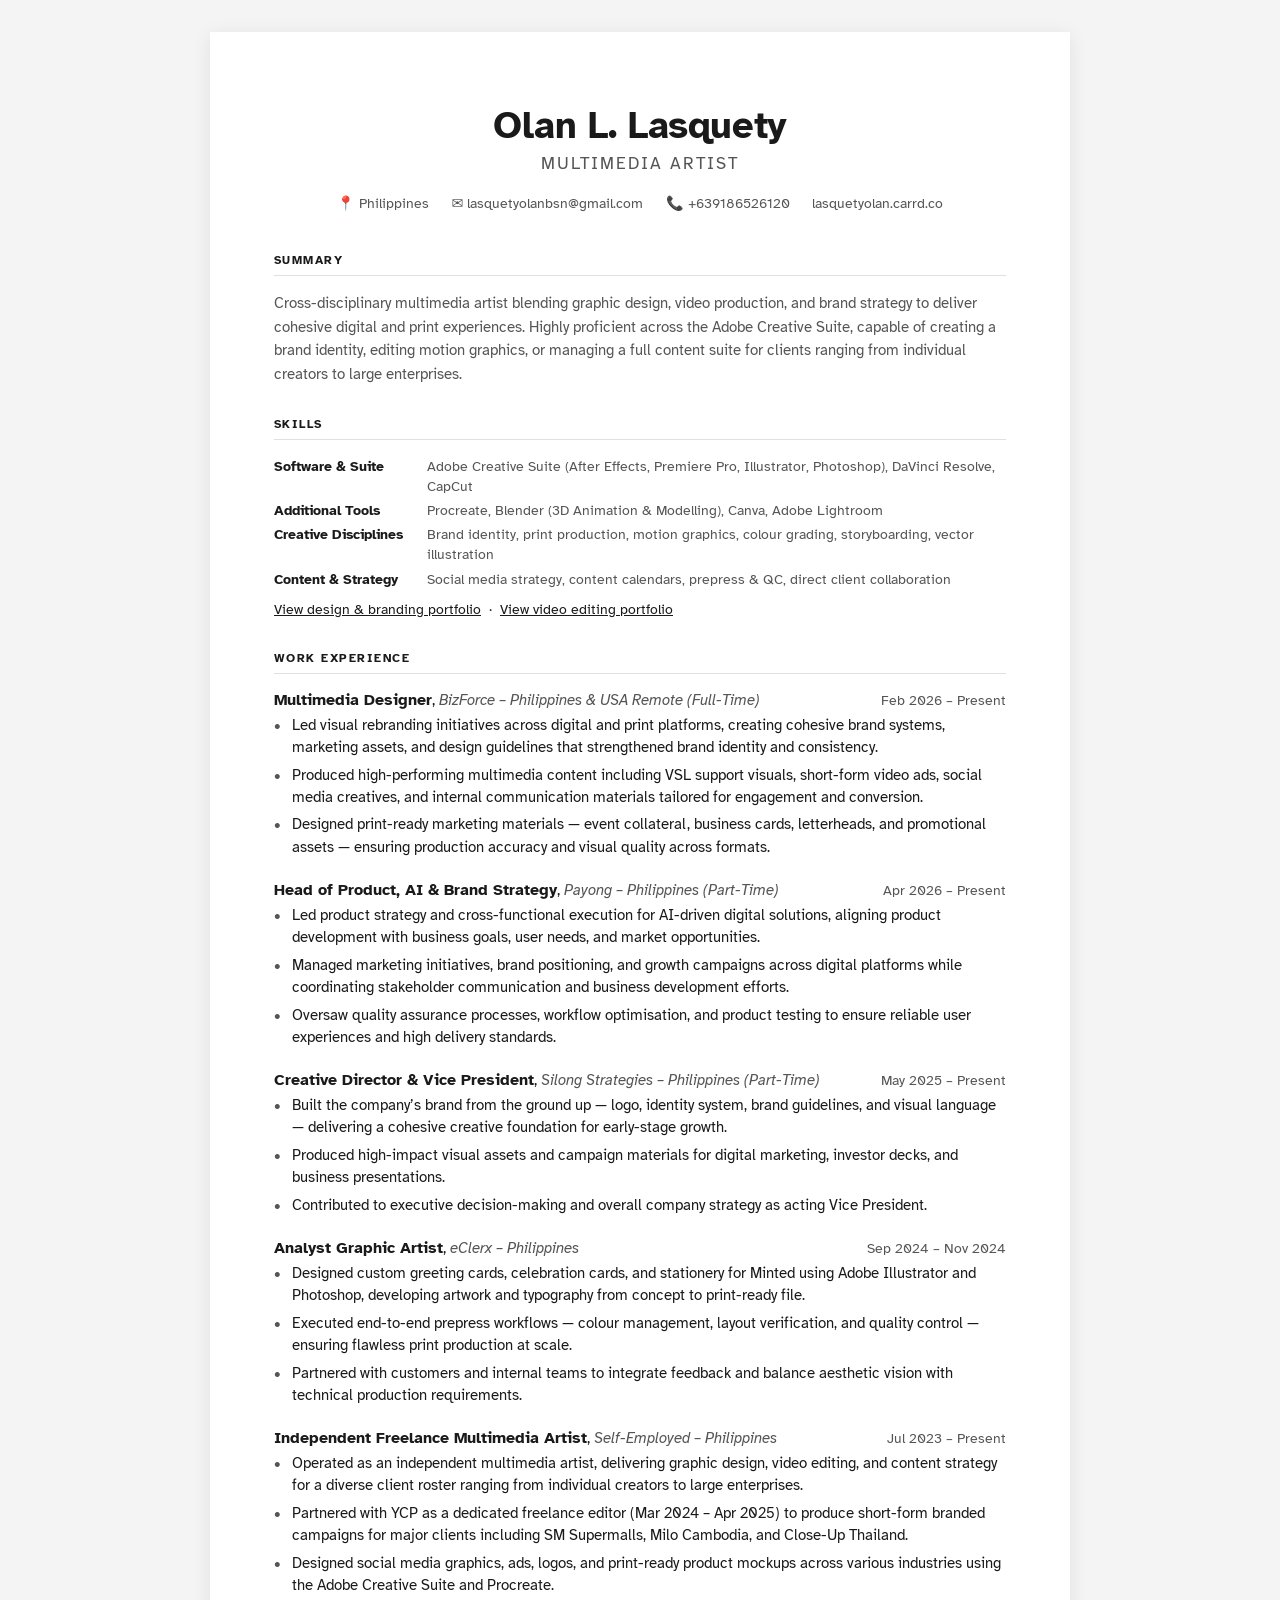
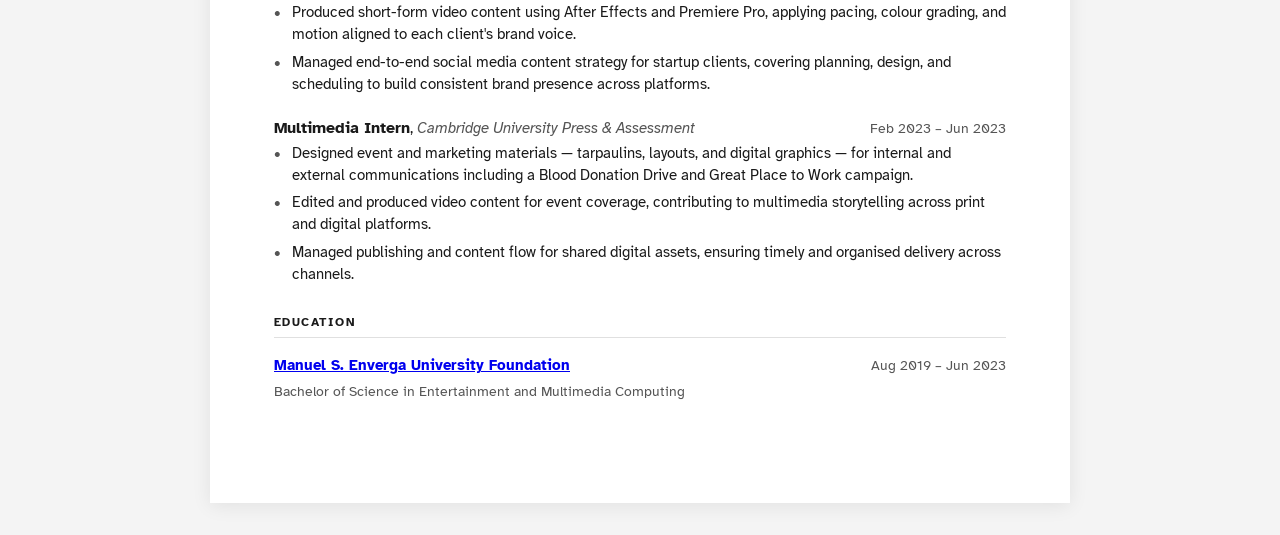
<file: index.html>
<!DOCTYPE html>
<html lang="en">
<head>
  <meta charset="UTF-8">
  <meta name="viewport" content="width=device-width, initial-scale=1.0">
  <title>Olan L. Lasquety &#8211; Multimedia Artist</title>
  <meta name="description" content="Resume of Olan L. Lasquety, Multimedia Artist specialising in graphic design, video production, and brand content.">
  <meta name="robots" content="noindex, nofollow">
  <link rel="preconnect" href="https://fonts.googleapis.com">
  <link rel="preconnect" href="https://fonts.gstatic.com" crossorigin>
  <link rel="stylesheet" href="styles.css">
</head>
<body>
<div class="sheet">

  <header>
    <h1>Olan L. Lasquety</h1>
    <p class="role">Multimedia Artist</p>
    <ul class="contact">
      <li>&#128205; Philippines</li>
      <li>&#9993; <a href="mailto:lasquetyolanbsn@gmail.com">lasquetyolanbsn@gmail.com</a></li>
      <li>&#128222; <a href="tel:+639186526120">+639186526120</a></li>
      <li><a href="https://lasquetyolan.carrd.co">lasquetyolan.carrd.co</a></li>
    </ul>
  </header>

  <section>
    <h2>Summary</h2>
    <p class="summary">Cross-disciplinary multimedia artist blending graphic design, video production, and brand strategy to deliver cohesive digital and print experiences. Highly proficient across the Adobe Creative Suite, capable of creating a brand identity, editing motion graphics, or managing a full content suite for clients ranging from individual creators to large enterprises.</p>
  </section>

  <section>
    <h2>Skills</h2>
    <dl class="skill-grid">
      <dt>Software &amp; Suite</dt>  <dd>Adobe Creative Suite (After Effects, Premiere Pro, Illustrator, Photoshop), DaVinci Resolve, CapCut</dd>
      <dt>Additional Tools</dt>  <dd>Procreate, Blender (3D Animation &amp; Modelling), Canva, Adobe Lightroom</dd>
      <dt>Creative Disciplines</dt><dd>Brand identity, print production, motion graphics, colour grading, storyboarding, vector illustration</dd>
      <dt>Content &amp; Strategy</dt><dd>Social media strategy, content calendars, prepress &amp; QC, direct client collaboration</dd>
    </dl>
    <p class="portfolio-link">
      <a href="https://lasquetyolan.carrd.co/#design">View design &amp; branding portfolio</a>
      &nbsp;&middot;&nbsp;
      <a href="https://lasquetyolan.carrd.co/#video">View video editing portfolio</a>
    </p>
  </section>

  <section>
    <h2>Work Experience</h2>

    <div class="job">
      <div class="job-header">
        <span><span class="job-title">Multimedia Designer</span>, <span class="job-company">BizForce &#8211; Philippines &amp; USA Remote (Full-Time)</span></span>
        <span class="job-date">Feb 2026 &#8211; Present</span>
      </div>
      <ul class="job-list">
        <li>Led visual rebranding initiatives across digital and print platforms, creating cohesive brand systems, marketing assets, and design guidelines that strengthened brand identity and consistency.</li>
        <li>Produced high-performing multimedia content including VSL support visuals, short-form video ads, social media creatives, and internal communication materials tailored for engagement and conversion.</li>
        <li>Designed print-ready marketing materials &#8212; event collateral, business cards, letterheads, and promotional assets &#8212; ensuring production accuracy and visual quality across formats.</li>
      </ul>
    </div>

    <div class="job">
      <div class="job-header">
        <span><span class="job-title">Head of Product, AI &amp; Brand Strategy</span>, <span class="job-company">Payong &#8211; Philippines (Part-Time)</span></span>
        <span class="job-date">Apr 2026 &#8211; Present</span>
      </div>
      <ul class="job-list">
        <li>Led product strategy and cross-functional execution for AI-driven digital solutions, aligning product development with business goals, user needs, and market opportunities.</li>
        <li>Managed marketing initiatives, brand positioning, and growth campaigns across digital platforms while coordinating stakeholder communication and business development efforts.</li>
        <li>Oversaw quality assurance processes, workflow optimisation, and product testing to ensure reliable user experiences and high delivery standards.</li>
      </ul>
    </div>

    <div class="job">
      <div class="job-header">
        <span><span class="job-title">Creative Director &amp; Vice President</span>, <span class="job-company">Silong Strategies &#8211; Philippines (Part-Time)</span></span>
        <span class="job-date">May 2025 &#8211; Present</span>
      </div>
      <ul class="job-list">
        <li>Built the company&#8217;s brand from the ground up &#8212; logo, identity system, brand guidelines, and visual language &#8212; delivering a cohesive creative foundation for early-stage growth.</li>
        <li>Produced high-impact visual assets and campaign materials for digital marketing, investor decks, and business presentations.</li>
        <li>Contributed to executive decision-making and overall company strategy as acting Vice President.</li>
      </ul>
    </div>

    <div class="job">
      <div class="job-header">
        <span><span class="job-title">Analyst Graphic Artist</span>, <span class="job-company">eClerx &#8211; Philippines</span></span>
        <span class="job-date">Sep 2024 &#8211; Nov 2024</span>
      </div>
      <ul class="job-list">
        <li>Designed custom greeting cards, celebration cards, and stationery for Minted using Adobe Illustrator and Photoshop, developing artwork and typography from concept to print-ready file.</li>
        <li>Executed end-to-end prepress workflows &#8212; colour management, layout verification, and quality control &#8212; ensuring flawless print production at scale.</li>
        <li>Partnered with customers and internal teams to integrate feedback and balance aesthetic vision with technical production requirements.</li>
      </ul>
    </div>

    <div class="job">
      <div class="job-header">
        <span><span class="job-title">Independent Freelance Multimedia Artist</span>, <span class="job-company">Self-Employed &#8211; Philippines</span></span>
        <span class="job-date">Jul 2023 &#8211; Present</span>
      </div>
      <ul class="job-list">
        <li>Operated as an independent multimedia artist, delivering graphic design, video editing, and content strategy for a diverse client roster ranging from individual creators to large enterprises.</li>
        <li>Partnered with YCP as a dedicated freelance editor (Mar 2024 &#8211; Apr 2025) to produce short-form branded campaigns for major clients including SM Supermalls, Milo Cambodia, and Close-Up Thailand.</li>
        <li>Designed social media graphics, ads, logos, and print-ready product mockups across various industries using the Adobe Creative Suite and Procreate.</li>
        <li>Produced short-form video content using After Effects and Premiere Pro, applying pacing, colour grading, and motion aligned to each client's brand voice.</li>
        <li>Managed end-to-end social media content strategy for startup clients, covering planning, design, and scheduling to build consistent brand presence across platforms.</li>
      </ul>
    </div>

    <div class="job">
      <div class="job-header">
        <span><span class="job-title">Multimedia Intern</span>, <span class="job-company">Cambridge University Press &amp; Assessment</span></span>
        <span class="job-date">Feb 2023 &#8211; Jun 2023</span>
      </div>
      <ul class="job-list">
        <li>Designed event and marketing materials &#8212; tarpaulins, layouts, and digital graphics &#8212; for internal and external communications including a Blood Donation Drive and Great Place to Work campaign.</li>
        <li>Edited and produced video content for event coverage, contributing to multimedia storytelling across print and digital platforms.</li>
        <li>Managed publishing and content flow for shared digital assets, ensuring timely and organised delivery across channels.</li>
      </ul>
    </div>

  </section>

  <section>
    <h2>Education</h2>
    <div class="edu-header">
      <span class="edu-school"><a href="https://mseuf.edu.ph">Manuel S. Enverga University Foundation</a></span>
      <span class="edu-date">Aug 2019 &#8211; Jun 2023</span>
    </div>
    <p class="edu-degree">Bachelor of Science in Entertainment and Multimedia Computing</p>
  </section>

</div>
</body>
</html>
</file>
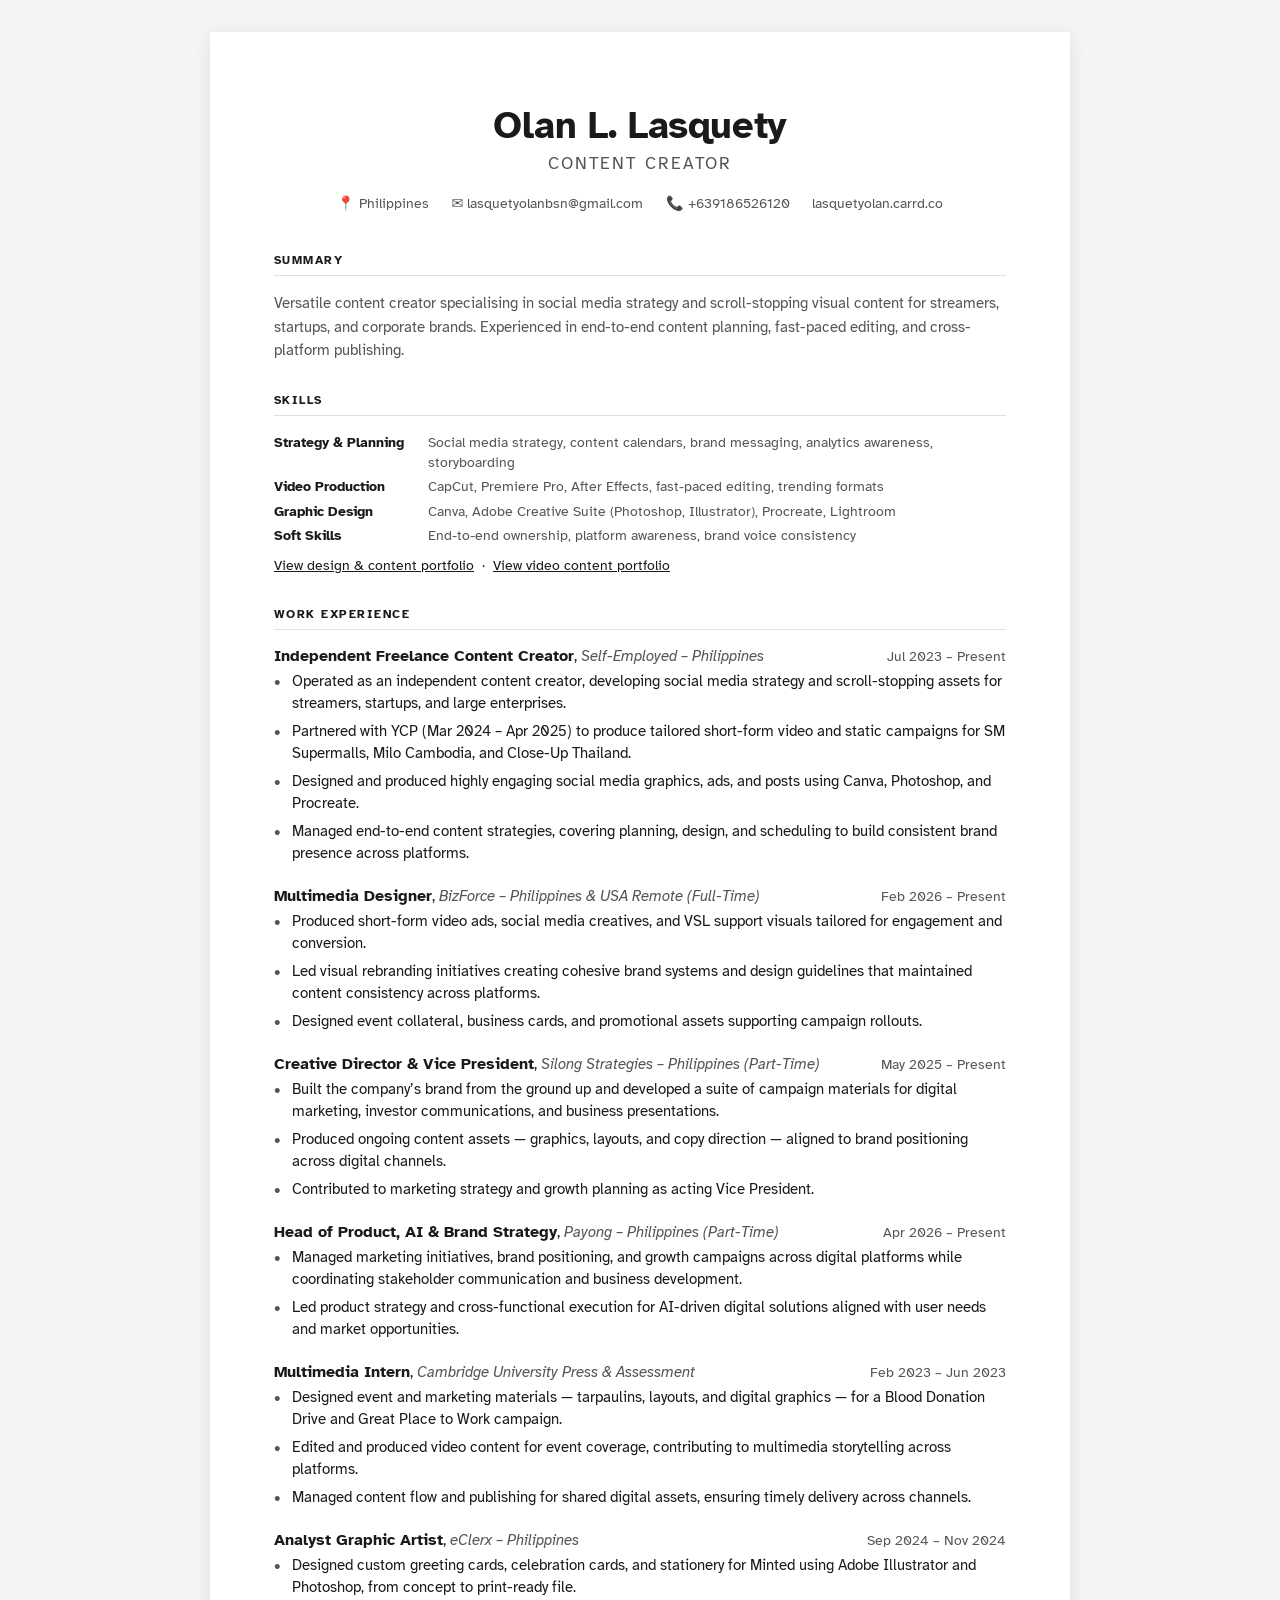
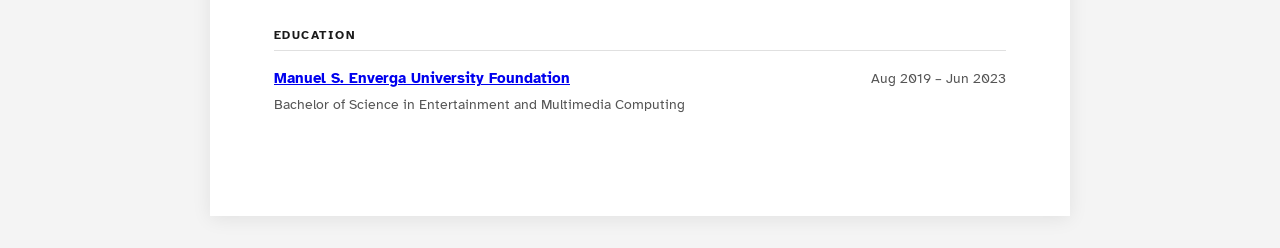
<file: content-creation/index.html>
<!DOCTYPE html>
<html lang="en">
<head>
  <meta charset="UTF-8">
  <meta name="viewport" content="width=device-width, initial-scale=1.0">
  <title>Olan L. Lasquety &#8211; Content Creator</title>
  <meta name="description" content="Resume of Olan L. Lasquety, Content Creator specialising in social media strategy, graphic content, and short-form video for brands and startups.">
  <meta name="robots" content="noindex, nofollow">
  <link rel="preconnect" href="https://fonts.googleapis.com">
  <link rel="preconnect" href="https://fonts.gstatic.com" crossorigin>
  <link rel="stylesheet" href="../styles.css">
</head>
<body>
<div class="sheet">

  <header>
    <h1>Olan L. Lasquety</h1>
    <p class="role">Content Creator</p>
    <ul class="contact">
      <li>&#128205; Philippines</li>
      <li>&#9993; <a href="mailto:lasquetyolanbsn@gmail.com">lasquetyolanbsn@gmail.com</a></li>
      <li>&#128222; <a href="tel:+639186526120">+639186526120</a></li>
      <li><a href="https://lasquetyolan.carrd.co">lasquetyolan.carrd.co</a></li>
    </ul>
  </header>

  <section>
    <h2>Summary</h2>
    <p class="summary">Versatile content creator specialising in social media strategy and scroll-stopping visual content for streamers, startups, and corporate brands. Experienced in end-to-end content planning, fast-paced editing, and cross-platform publishing.</p>
  </section>

  <section>
    <h2>Skills</h2>
    <dl class="skill-grid">
      <dt>Strategy &amp; Planning</dt><dd>Social media strategy, content calendars, brand messaging, analytics awareness, storyboarding</dd>
      <dt>Video Production</dt>     <dd>CapCut, Premiere Pro, After Effects, fast-paced editing, trending formats</dd>
      <dt>Graphic Design</dt>       <dd>Canva, Adobe Creative Suite (Photoshop, Illustrator), Procreate, Lightroom</dd>
      <dt>Soft Skills</dt>          <dd>End-to-end ownership, platform awareness, brand voice consistency</dd>
    </dl>
    <p class="portfolio-link">
      <a href="https://lasquetyolan.carrd.co/#design">View design &amp; content portfolio</a>
      &nbsp;&middot;&nbsp;
      <a href="https://lasquetyolan.carrd.co/#video">View video content portfolio</a>
    </p>
  </section>

  <section>
    <h2>Work Experience</h2>

    <div class="job">
      <div class="job-header">
        <span><span class="job-title">Independent Freelance Content Creator</span>, <span class="job-company">Self-Employed &#8211; Philippines</span></span>
        <span class="job-date">Jul 2023 &#8211; Present</span>
      </div>
      <ul class="job-list">
        <li>Operated as an independent content creator, developing social media strategy and scroll-stopping assets for streamers, startups, and large enterprises.</li>
        <li>Partnered with YCP (Mar 2024 &#8211; Apr 2025) to produce tailored short-form video and static campaigns for SM Supermalls, Milo Cambodia, and Close-Up Thailand.</li>
        <li>Designed and produced highly engaging social media graphics, ads, and posts using Canva, Photoshop, and Procreate.</li>
        <li>Managed end-to-end content strategies, covering planning, design, and scheduling to build consistent brand presence across platforms.</li>
      </ul>
    </div>

    <div class="job">
      <div class="job-header">
        <span><span class="job-title">Multimedia Designer</span>, <span class="job-company">BizForce &#8211; Philippines &amp; USA Remote (Full-Time)</span></span>
        <span class="job-date">Feb 2026 &#8211; Present</span>
      </div>
      <ul class="job-list">
        <li>Produced short-form video ads, social media creatives, and VSL support visuals tailored for engagement and conversion.</li>
        <li>Led visual rebranding initiatives creating cohesive brand systems and design guidelines that maintained content consistency across platforms.</li>
        <li>Designed event collateral, business cards, and promotional assets supporting campaign rollouts.</li>
      </ul>
    </div>

    <div class="job">
      <div class="job-header">
        <span><span class="job-title">Creative Director &amp; Vice President</span>, <span class="job-company">Silong Strategies &#8211; Philippines (Part-Time)</span></span>
        <span class="job-date">May 2025 &#8211; Present</span>
      </div>
      <ul class="job-list">
        <li>Built the company&#8217;s brand from the ground up and developed a suite of campaign materials for digital marketing, investor communications, and business presentations.</li>
        <li>Produced ongoing content assets &#8212; graphics, layouts, and copy direction &#8212; aligned to brand positioning across digital channels.</li>
        <li>Contributed to marketing strategy and growth planning as acting Vice President.</li>
      </ul>
    </div>

    <div class="job">
      <div class="job-header">
        <span><span class="job-title">Head of Product, AI &amp; Brand Strategy</span>, <span class="job-company">Payong &#8211; Philippines (Part-Time)</span></span>
        <span class="job-date">Apr 2026 &#8211; Present</span>
      </div>
      <ul class="job-list">
        <li>Managed marketing initiatives, brand positioning, and growth campaigns across digital platforms while coordinating stakeholder communication and business development.</li>
        <li>Led product strategy and cross-functional execution for AI-driven digital solutions aligned with user needs and market opportunities.</li>
      </ul>
    </div>

    <div class="job">
      <div class="job-header">
        <span><span class="job-title">Multimedia Intern</span>, <span class="job-company">Cambridge University Press &amp; Assessment</span></span>
        <span class="job-date">Feb 2023 &#8211; Jun 2023</span>
      </div>
      <ul class="job-list">
        <li>Designed event and marketing materials &#8212; tarpaulins, layouts, and digital graphics &#8212; for a Blood Donation Drive and Great Place to Work campaign.</li>
        <li>Edited and produced video content for event coverage, contributing to multimedia storytelling across platforms.</li>
        <li>Managed content flow and publishing for shared digital assets, ensuring timely delivery across channels.</li>
      </ul>
    </div>

    <div class="job">
      <div class="job-header">
        <span><span class="job-title">Analyst Graphic Artist</span>, <span class="job-company">eClerx &#8211; Philippines</span></span>
        <span class="job-date">Sep 2024 &#8211; Nov 2024</span>
      </div>
      <ul class="job-list">
        <li>Designed custom greeting cards, celebration cards, and stationery for Minted using Adobe Illustrator and Photoshop, from concept to print-ready file.</li>
      </ul>
    </div>

  </section>

  <section>
    <h2>Education</h2>
    <div class="edu-header">
      <span class="edu-school"><a href="https://mseuf.edu.ph">Manuel S. Enverga University Foundation</a></span>
      <span class="edu-date">Aug 2019 &#8211; Jun 2023</span>
    </div>
    <p class="edu-degree">Bachelor of Science in Entertainment and Multimedia Computing</p>
  </section>

</div>
</body>
</html>
</file>
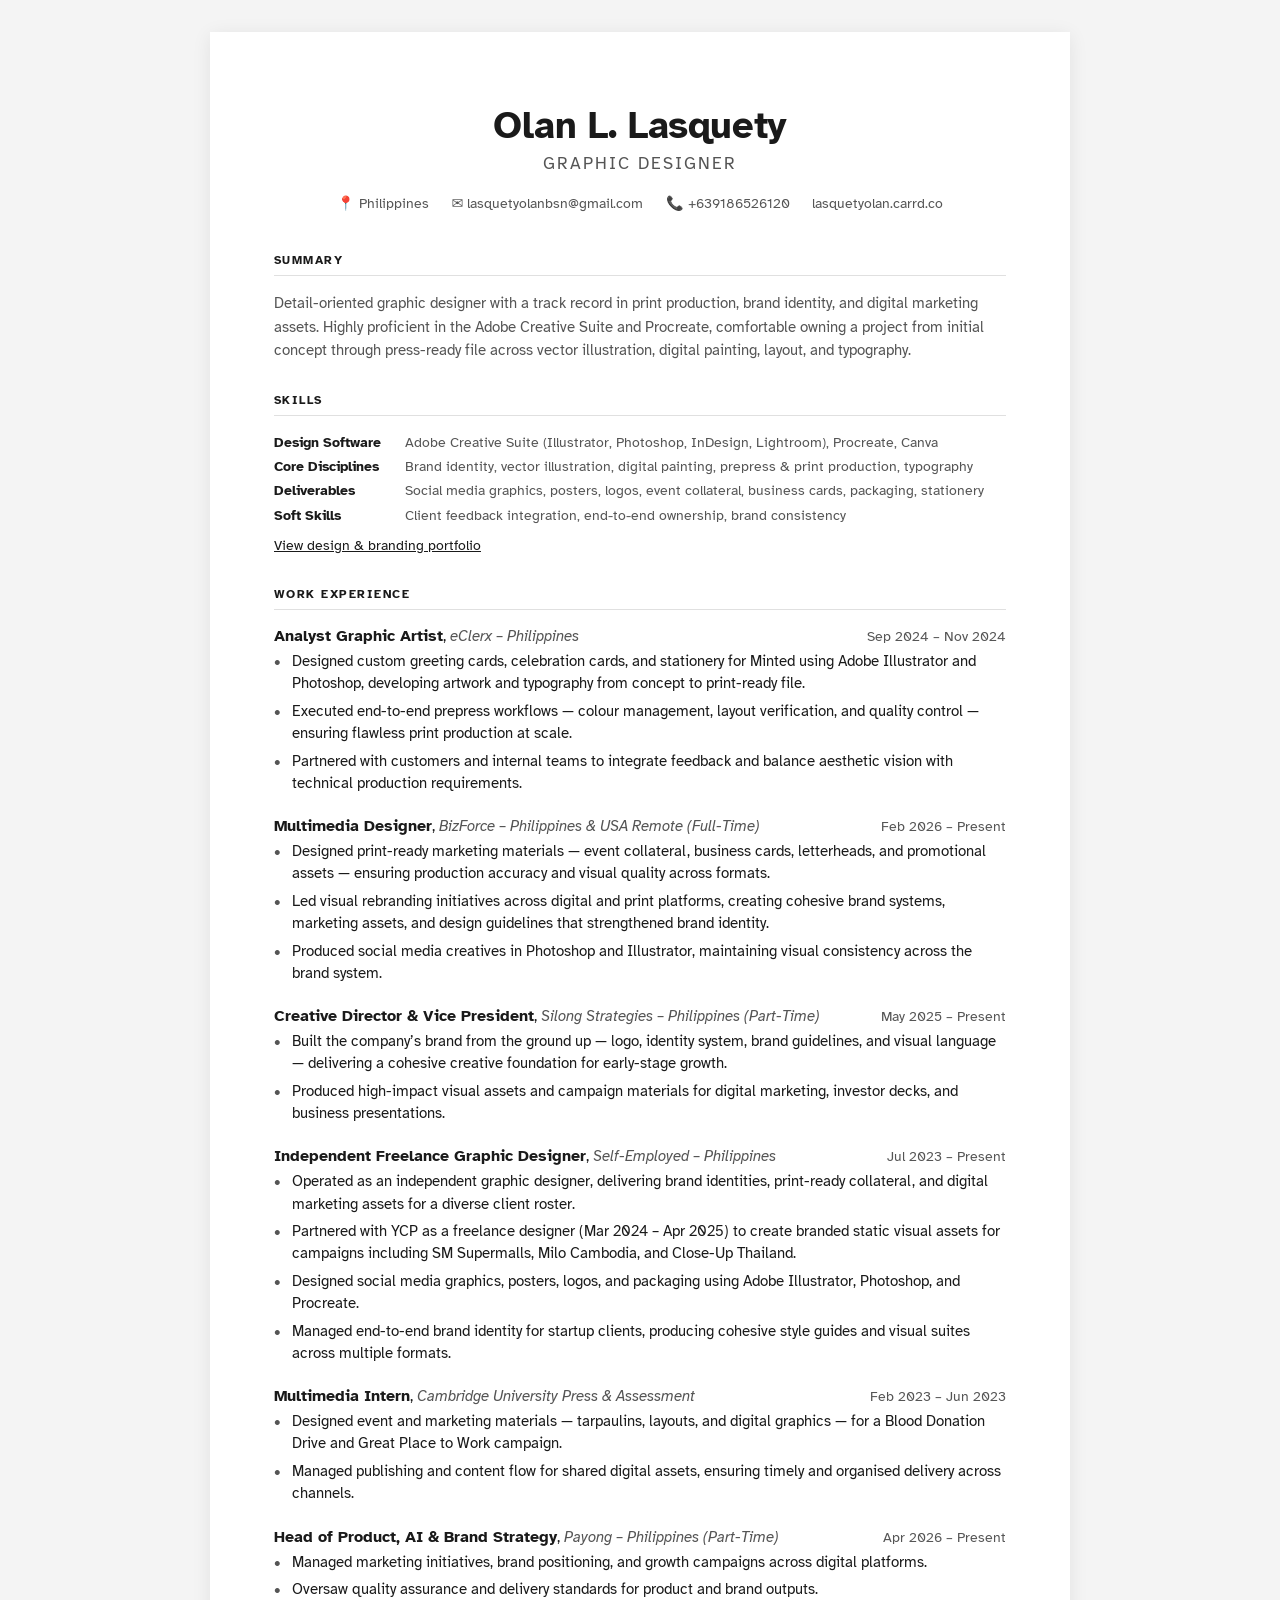
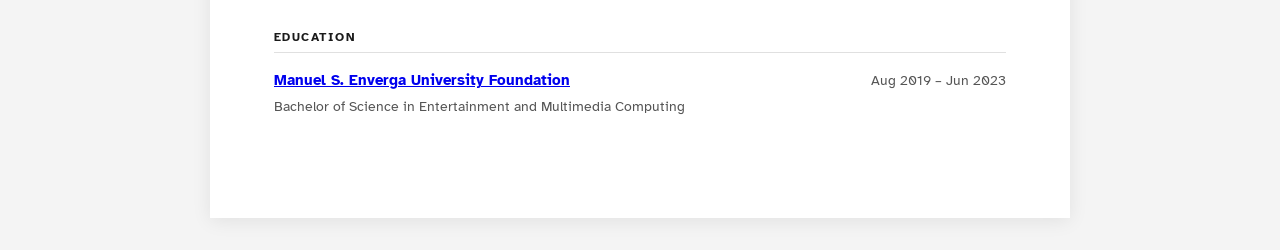
<file: graphic-design/index.html>
<!DOCTYPE html>
<html lang="en">
<head>
  <meta charset="UTF-8">
  <meta name="viewport" content="width=device-width, initial-scale=1.0">
  <title>Olan L. Lasquety &#8211; Graphic Designer</title>
  <meta name="description" content="Resume of Olan L. Lasquety, Graphic Designer specialising in brand identity, print production, and digital marketing assets.">
  <meta name="robots" content="noindex, nofollow">
  <link rel="preconnect" href="https://fonts.googleapis.com">
  <link rel="preconnect" href="https://fonts.gstatic.com" crossorigin>
  <link rel="stylesheet" href="../styles.css">
</head>
<body>
<div class="sheet">

  <header>
    <h1>Olan L. Lasquety</h1>
    <p class="role">Graphic Designer</p>
    <ul class="contact">
      <li>&#128205; Philippines</li>
      <li>&#9993; <a href="mailto:lasquetyolanbsn@gmail.com">lasquetyolanbsn@gmail.com</a></li>
      <li>&#128222; <a href="tel:+639186526120">+639186526120</a></li>
      <li><a href="https://lasquetyolan.carrd.co">lasquetyolan.carrd.co</a></li>
    </ul>
  </header>

  <section>
    <h2>Summary</h2>
    <p class="summary">Detail-oriented graphic designer with a track record in print production, brand identity, and digital marketing assets. Highly proficient in the Adobe Creative Suite and Procreate, comfortable owning a project from initial concept through press-ready file across vector illustration, digital painting, layout, and typography.</p>
  </section>

  <section>
    <h2>Skills</h2>
    <dl class="skill-grid">
      <dt>Design Software</dt>   <dd>Adobe Creative Suite (Illustrator, Photoshop, InDesign, Lightroom), Procreate, Canva</dd>
      <dt>Core Disciplines</dt>  <dd>Brand identity, vector illustration, digital painting, prepress &amp; print production, typography</dd>
      <dt>Deliverables</dt>      <dd>Social media graphics, posters, logos, event collateral, business cards, packaging, stationery</dd>
      <dt>Soft Skills</dt>       <dd>Client feedback integration, end-to-end ownership, brand consistency</dd>
    </dl>
    <p class="portfolio-link">
      <a href="https://lasquetyolan.carrd.co/#design">View design &amp; branding portfolio</a>
    </p>
  </section>

  <section>
    <h2>Work Experience</h2>

    <div class="job">
      <div class="job-header">
        <span><span class="job-title">Analyst Graphic Artist</span>, <span class="job-company">eClerx &#8211; Philippines</span></span>
        <span class="job-date">Sep 2024 &#8211; Nov 2024</span>
      </div>
      <ul class="job-list">
        <li>Designed custom greeting cards, celebration cards, and stationery for Minted using Adobe Illustrator and Photoshop, developing artwork and typography from concept to print-ready file.</li>
        <li>Executed end-to-end prepress workflows &#8212; colour management, layout verification, and quality control &#8212; ensuring flawless print production at scale.</li>
        <li>Partnered with customers and internal teams to integrate feedback and balance aesthetic vision with technical production requirements.</li>
      </ul>
    </div>

    <div class="job">
      <div class="job-header">
        <span><span class="job-title">Multimedia Designer</span>, <span class="job-company">BizForce &#8211; Philippines &amp; USA Remote (Full-Time)</span></span>
        <span class="job-date">Feb 2026 &#8211; Present</span>
      </div>
      <ul class="job-list">
        <li>Designed print-ready marketing materials &#8212; event collateral, business cards, letterheads, and promotional assets &#8212; ensuring production accuracy and visual quality across formats.</li>
        <li>Led visual rebranding initiatives across digital and print platforms, creating cohesive brand systems, marketing assets, and design guidelines that strengthened brand identity.</li>
        <li>Produced social media creatives in Photoshop and Illustrator, maintaining visual consistency across the brand system.</li>
      </ul>
    </div>

    <div class="job">
      <div class="job-header">
        <span><span class="job-title">Creative Director &amp; Vice President</span>, <span class="job-company">Silong Strategies &#8211; Philippines (Part-Time)</span></span>
        <span class="job-date">May 2025 &#8211; Present</span>
      </div>
      <ul class="job-list">
        <li>Built the company&#8217;s brand from the ground up &#8212; logo, identity system, brand guidelines, and visual language &#8212; delivering a cohesive creative foundation for early-stage growth.</li>
        <li>Produced high-impact visual assets and campaign materials for digital marketing, investor decks, and business presentations.</li>
      </ul>
    </div>

    <div class="job">
      <div class="job-header">
        <span><span class="job-title">Independent Freelance Graphic Designer</span>, <span class="job-company">Self-Employed &#8211; Philippines</span></span>
        <span class="job-date">Jul 2023 &#8211; Present</span>
      </div>
      <ul class="job-list">
        <li>Operated as an independent graphic designer, delivering brand identities, print-ready collateral, and digital marketing assets for a diverse client roster.</li>
        <li>Partnered with YCP as a freelance designer (Mar 2024 &#8211; Apr 2025) to create branded static visual assets for campaigns including SM Supermalls, Milo Cambodia, and Close-Up Thailand.</li>
        <li>Designed social media graphics, posters, logos, and packaging using Adobe Illustrator, Photoshop, and Procreate.</li>
        <li>Managed end-to-end brand identity for startup clients, producing cohesive style guides and visual suites across multiple formats.</li>
      </ul>
    </div>

    <div class="job">
      <div class="job-header">
        <span><span class="job-title">Multimedia Intern</span>, <span class="job-company">Cambridge University Press &amp; Assessment</span></span>
        <span class="job-date">Feb 2023 &#8211; Jun 2023</span>
      </div>
      <ul class="job-list">
        <li>Designed event and marketing materials &#8212; tarpaulins, layouts, and digital graphics &#8212; for a Blood Donation Drive and Great Place to Work campaign.</li>
        <li>Managed publishing and content flow for shared digital assets, ensuring timely and organised delivery across channels.</li>
      </ul>
    </div>

    <div class="job">
      <div class="job-header">
        <span><span class="job-title">Head of Product, AI &amp; Brand Strategy</span>, <span class="job-company">Payong &#8211; Philippines (Part-Time)</span></span>
        <span class="job-date">Apr 2026 &#8211; Present</span>
      </div>
      <ul class="job-list">
        <li>Managed marketing initiatives, brand positioning, and growth campaigns across digital platforms.</li>
        <li>Oversaw quality assurance and delivery standards for product and brand outputs.</li>
      </ul>
    </div>

  </section>

  <section>
    <h2>Education</h2>
    <div class="edu-header">
      <span class="edu-school"><a href="https://mseuf.edu.ph">Manuel S. Enverga University Foundation</a></span>
      <span class="edu-date">Aug 2019 &#8211; Jun 2023</span>
    </div>
    <p class="edu-degree">Bachelor of Science in Entertainment and Multimedia Computing</p>
  </section>

</div>
</body>
</html>
</file>
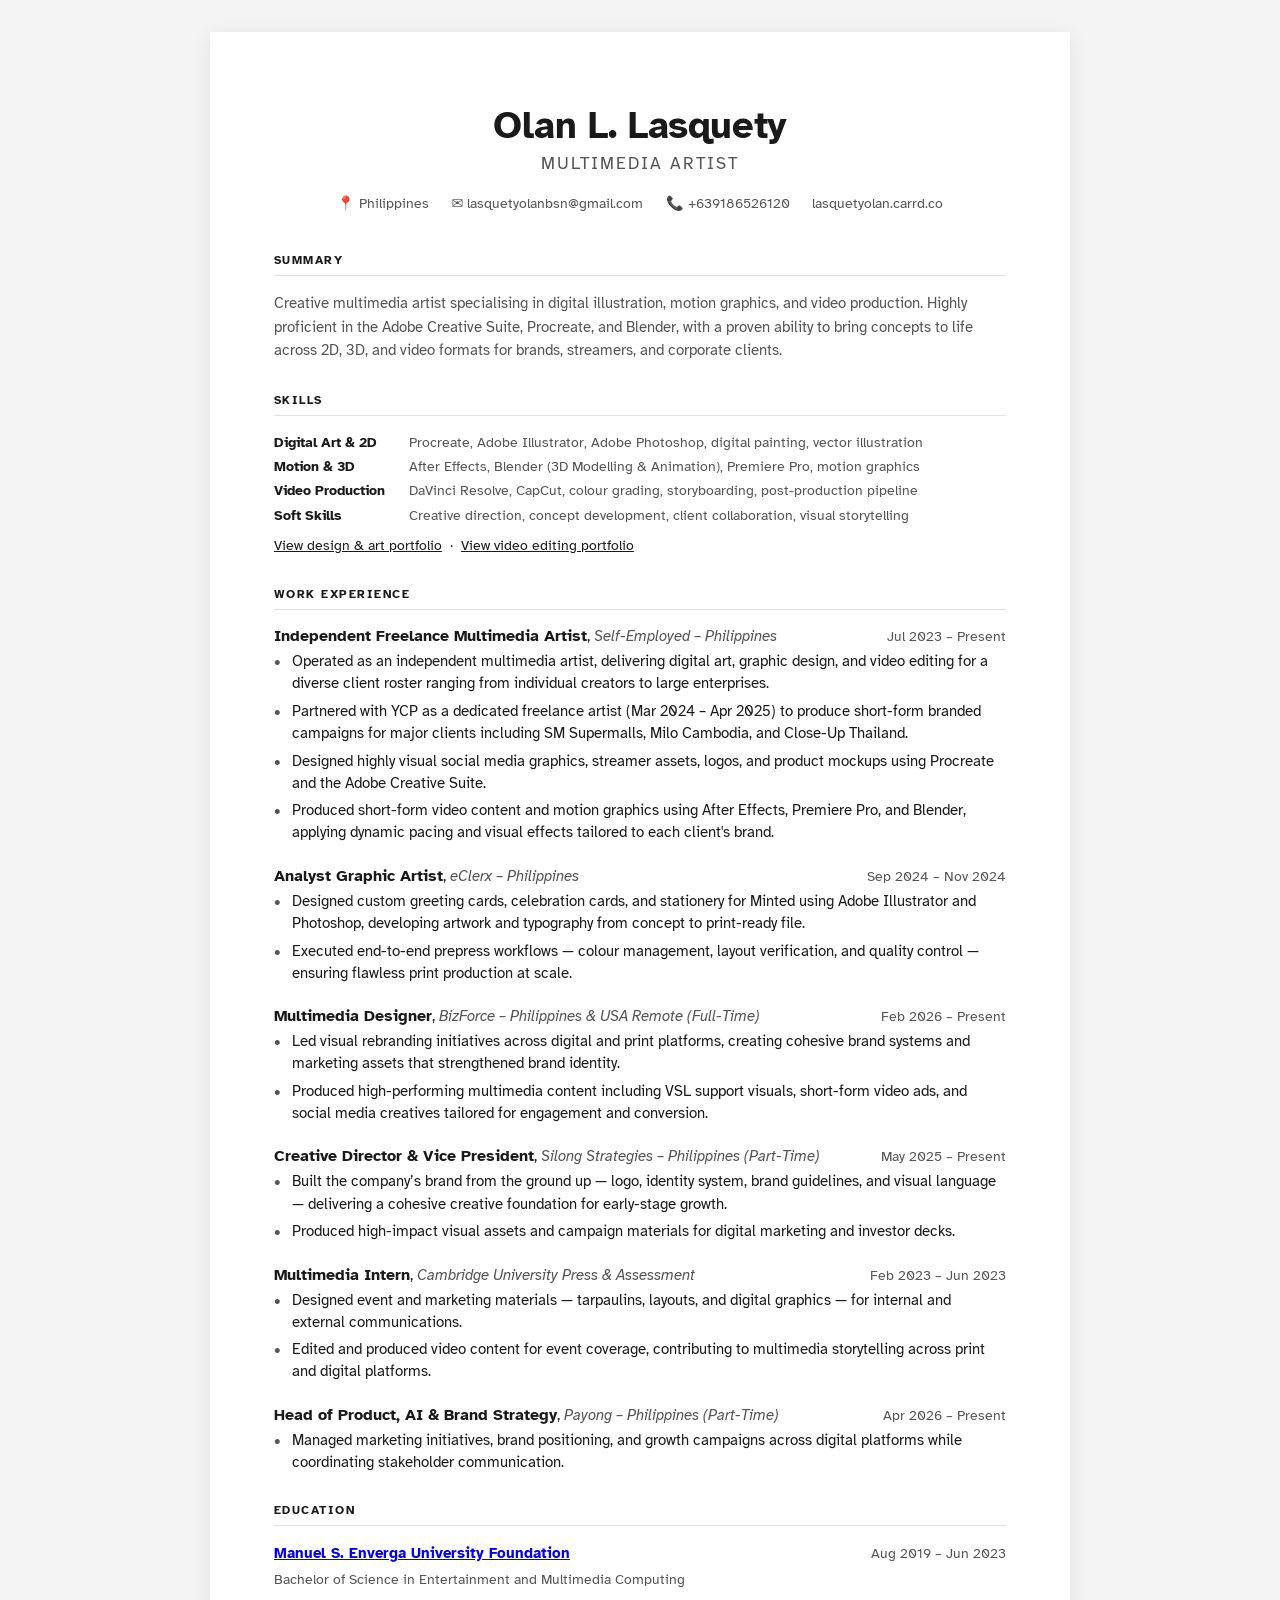
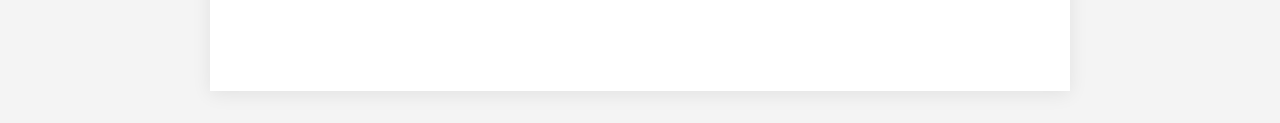
<file: multimedia-artist/index.html>
<!DOCTYPE html>
<html lang="en">
<head>
  <meta charset="UTF-8">
  <meta name="viewport" content="width=device-width, initial-scale=1.0">
  <title>Olan L. Lasquety &#8211; Multimedia Artist</title>
  <meta name="description" content="Resume of Olan L. Lasquety, Multimedia Artist specialising in digital illustration, motion graphics, and video production.">
  <meta name="robots" content="noindex, nofollow">
  <link rel="preconnect" href="https://fonts.googleapis.com">
  <link rel="preconnect" href="https://fonts.gstatic.com" crossorigin>
  <link rel="stylesheet" href="../styles.css">
</head>
<body>
<div class="sheet">

  <header>
    <h1>Olan L. Lasquety</h1>
    <p class="role">Multimedia Artist</p>
    <ul class="contact">
      <li>&#128205; Philippines</li>
      <li>&#9993; <a href="mailto:lasquetyolanbsn@gmail.com">lasquetyolanbsn@gmail.com</a></li>
      <li>&#128222; <a href="tel:+639186526120">+639186526120</a></li>
      <li><a href="https://lasquetyolan.carrd.co">lasquetyolan.carrd.co</a></li>
    </ul>
  </header>

  <section>
    <h2>Summary</h2>
    <p class="summary">Creative multimedia artist specialising in digital illustration, motion graphics, and video production. Highly proficient in the Adobe Creative Suite, Procreate, and Blender, with a proven ability to bring concepts to life across 2D, 3D, and video formats for brands, streamers, and corporate clients.</p>
  </section>

  <section>
    <h2>Skills</h2>
    <dl class="skill-grid">
      <dt>Digital Art &amp; 2D</dt>  <dd>Procreate, Adobe Illustrator, Adobe Photoshop, digital painting, vector illustration</dd>
      <dt>Motion &amp; 3D</dt>       <dd>After Effects, Blender (3D Modelling &amp; Animation), Premiere Pro, motion graphics</dd>
      <dt>Video Production</dt>  <dd>DaVinci Resolve, CapCut, colour grading, storyboarding, post-production pipeline</dd>
      <dt>Soft Skills</dt>       <dd>Creative direction, concept development, client collaboration, visual storytelling</dd>
    </dl>
    <p class="portfolio-link">
      <a href="https://lasquetyolan.carrd.co/#design">View design &amp; art portfolio</a>
      &nbsp;&middot;&nbsp;
      <a href="https://lasquetyolan.carrd.co/#video">View video editing portfolio</a>
    </p>
  </section>

  <section>
    <h2>Work Experience</h2>

    <div class="job">
      <div class="job-header">
        <span><span class="job-title">Independent Freelance Multimedia Artist</span>, <span class="job-company">Self-Employed &#8211; Philippines</span></span>
        <span class="job-date">Jul 2023 &#8211; Present</span>
      </div>
      <ul class="job-list">
        <li>Operated as an independent multimedia artist, delivering digital art, graphic design, and video editing for a diverse client roster ranging from individual creators to large enterprises.</li>
        <li>Partnered with YCP as a dedicated freelance artist (Mar 2024 &#8211; Apr 2025) to produce short-form branded campaigns for major clients including SM Supermalls, Milo Cambodia, and Close-Up Thailand.</li>
        <li>Designed highly visual social media graphics, streamer assets, logos, and product mockups using Procreate and the Adobe Creative Suite.</li>
        <li>Produced short-form video content and motion graphics using After Effects, Premiere Pro, and Blender, applying dynamic pacing and visual effects tailored to each client's brand.</li>
      </ul>
    </div>

    <div class="job">
      <div class="job-header">
        <span><span class="job-title">Analyst Graphic Artist</span>, <span class="job-company">eClerx &#8211; Philippines</span></span>
        <span class="job-date">Sep 2024 &#8211; Nov 2024</span>
      </div>
      <ul class="job-list">
        <li>Designed custom greeting cards, celebration cards, and stationery for Minted using Adobe Illustrator and Photoshop, developing artwork and typography from concept to print-ready file.</li>
        <li>Executed end-to-end prepress workflows &#8212; colour management, layout verification, and quality control &#8212; ensuring flawless print production at scale.</li>
      </ul>
    </div>

    <div class="job">
      <div class="job-header">
        <span><span class="job-title">Multimedia Designer</span>, <span class="job-company">BizForce &#8211; Philippines &amp; USA Remote (Full-Time)</span></span>
        <span class="job-date">Feb 2026 &#8211; Present</span>
      </div>
      <ul class="job-list">
        <li>Led visual rebranding initiatives across digital and print platforms, creating cohesive brand systems and marketing assets that strengthened brand identity.</li>
        <li>Produced high-performing multimedia content including VSL support visuals, short-form video ads, and social media creatives tailored for engagement and conversion.</li>
      </ul>
    </div>

    <div class="job">
      <div class="job-header">
        <span><span class="job-title">Creative Director &amp; Vice President</span>, <span class="job-company">Silong Strategies &#8211; Philippines (Part-Time)</span></span>
        <span class="job-date">May 2025 &#8211; Present</span>
      </div>
      <ul class="job-list">
        <li>Built the company&#8217;s brand from the ground up &#8212; logo, identity system, brand guidelines, and visual language &#8212; delivering a cohesive creative foundation for early-stage growth.</li>
        <li>Produced high-impact visual assets and campaign materials for digital marketing and investor decks.</li>
      </ul>
    </div>

    <div class="job">
      <div class="job-header">
        <span><span class="job-title">Multimedia Intern</span>, <span class="job-company">Cambridge University Press &amp; Assessment</span></span>
        <span class="job-date">Feb 2023 &#8211; Jun 2023</span>
      </div>
      <ul class="job-list">
        <li>Designed event and marketing materials &#8212; tarpaulins, layouts, and digital graphics &#8212; for internal and external communications.</li>
        <li>Edited and produced video content for event coverage, contributing to multimedia storytelling across print and digital platforms.</li>
      </ul>
    </div>

    <div class="job">
      <div class="job-header">
        <span><span class="job-title">Head of Product, AI &amp; Brand Strategy</span>, <span class="job-company">Payong &#8211; Philippines (Part-Time)</span></span>
        <span class="job-date">Apr 2026 &#8211; Present</span>
      </div>
      <ul class="job-list">
        <li>Managed marketing initiatives, brand positioning, and growth campaigns across digital platforms while coordinating stakeholder communication.</li>
      </ul>
    </div>

  </section>

  <section>
    <h2>Education</h2>
    <div class="edu-header">
      <span class="edu-school"><a href="https://mseuf.edu.ph">Manuel S. Enverga University Foundation</a></span>
      <span class="edu-date">Aug 2019 &#8211; Jun 2023</span>
    </div>
    <p class="edu-degree">Bachelor of Science in Entertainment and Multimedia Computing</p>
  </section>

</div>
</body>
</html>
</file>
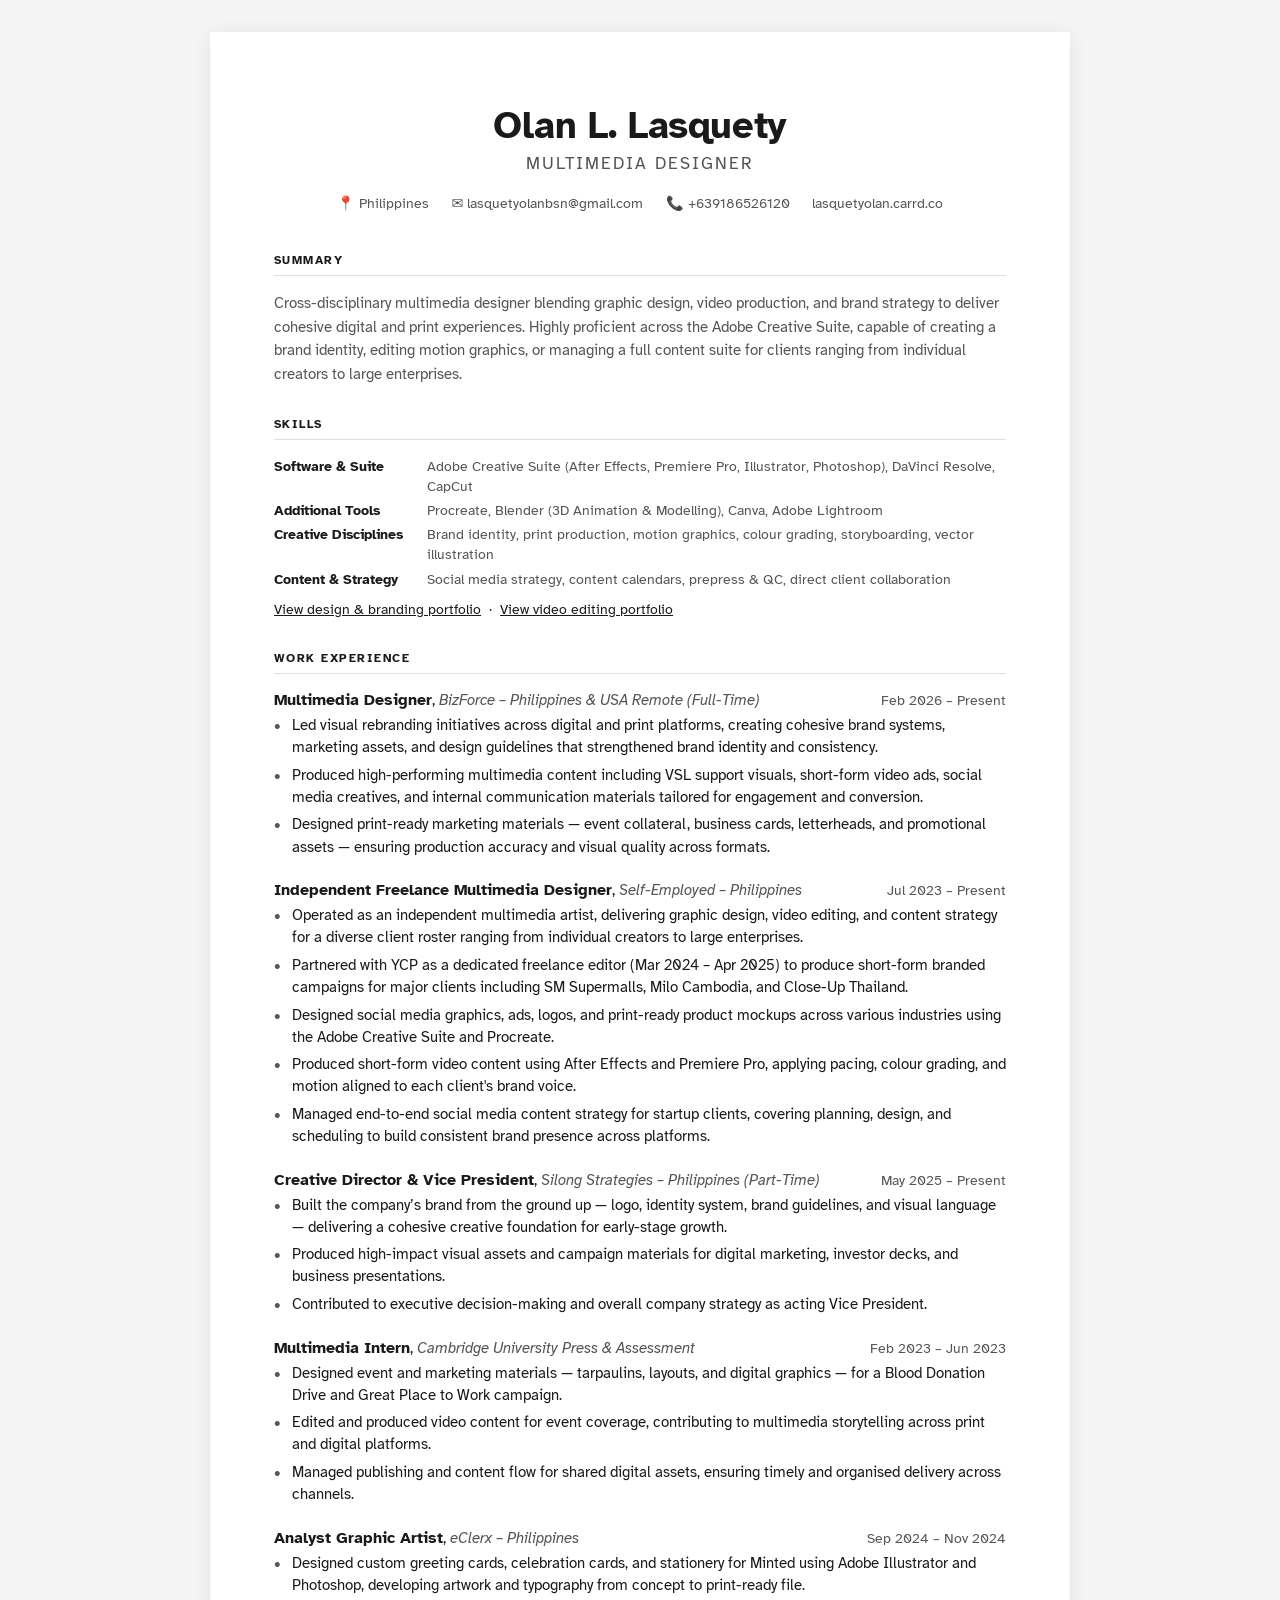
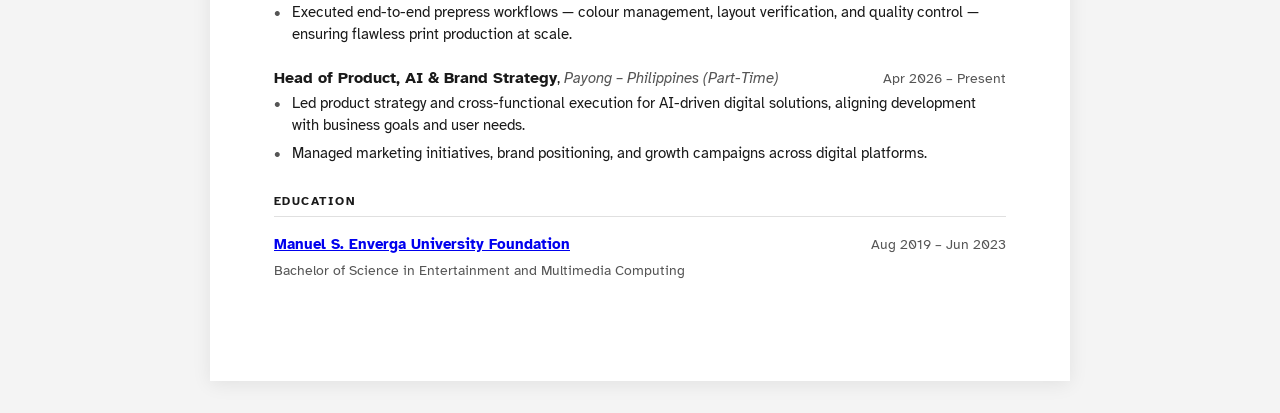
<file: multimedia-designer/index.html>
<!DOCTYPE html>
<html lang="en">
<head>
  <meta charset="UTF-8">
  <meta name="viewport" content="width=device-width, initial-scale=1.0">
  <title>Olan L. Lasquety &#8211; Multimedia Designer</title>
  <meta name="description" content="Resume of Olan L. Lasquety, Multimedia Designer blending graphic design, video production, and brand strategy.">
  <meta name="robots" content="noindex, nofollow">
  <link rel="preconnect" href="https://fonts.googleapis.com">
  <link rel="preconnect" href="https://fonts.gstatic.com" crossorigin>
  <link rel="stylesheet" href="../styles.css">
</head>
<body>
<div class="sheet">

  <header>
    <h1>Olan L. Lasquety</h1>
    <p class="role">Multimedia Designer</p>
    <ul class="contact">
      <li>&#128205; Philippines</li>
      <li>&#9993; <a href="mailto:lasquetyolanbsn@gmail.com">lasquetyolanbsn@gmail.com</a></li>
      <li>&#128222; <a href="tel:+639186526120">+639186526120</a></li>
      <li><a href="https://lasquetyolan.carrd.co">lasquetyolan.carrd.co</a></li>
    </ul>
  </header>

  <section>
    <h2>Summary</h2>
    <p class="summary">Cross-disciplinary multimedia designer blending graphic design, video production, and brand strategy to deliver cohesive digital and print experiences. Highly proficient across the Adobe Creative Suite, capable of creating a brand identity, editing motion graphics, or managing a full content suite for clients ranging from individual creators to large enterprises.</p>
  </section>

  <section>
    <h2>Skills</h2>
    <dl class="skill-grid">
      <dt>Software &amp; Suite</dt>  <dd>Adobe Creative Suite (After Effects, Premiere Pro, Illustrator, Photoshop), DaVinci Resolve, CapCut</dd>
      <dt>Additional Tools</dt>  <dd>Procreate, Blender (3D Animation &amp; Modelling), Canva, Adobe Lightroom</dd>
      <dt>Creative Disciplines</dt><dd>Brand identity, print production, motion graphics, colour grading, storyboarding, vector illustration</dd>
      <dt>Content &amp; Strategy</dt><dd>Social media strategy, content calendars, prepress &amp; QC, direct client collaboration</dd>
    </dl>
    <p class="portfolio-link">
      <a href="https://lasquetyolan.carrd.co/#design">View design &amp; branding portfolio</a>
      &nbsp;&middot;&nbsp;
      <a href="https://lasquetyolan.carrd.co/#video">View video editing portfolio</a>
    </p>
  </section>

  <section>
    <h2>Work Experience</h2>

    <div class="job">
      <div class="job-header">
        <span><span class="job-title">Multimedia Designer</span>, <span class="job-company">BizForce &#8211; Philippines &amp; USA Remote (Full-Time)</span></span>
        <span class="job-date">Feb 2026 &#8211; Present</span>
      </div>
      <ul class="job-list">
        <li>Led visual rebranding initiatives across digital and print platforms, creating cohesive brand systems, marketing assets, and design guidelines that strengthened brand identity and consistency.</li>
        <li>Produced high-performing multimedia content including VSL support visuals, short-form video ads, social media creatives, and internal communication materials tailored for engagement and conversion.</li>
        <li>Designed print-ready marketing materials &#8212; event collateral, business cards, letterheads, and promotional assets &#8212; ensuring production accuracy and visual quality across formats.</li>
      </ul>
    </div>

    <div class="job">
      <div class="job-header">
        <span><span class="job-title">Independent Freelance Multimedia Designer</span>, <span class="job-company">Self-Employed &#8211; Philippines</span></span>
        <span class="job-date">Jul 2023 &#8211; Present</span>
      </div>
      <ul class="job-list">
        <li>Operated as an independent multimedia artist, delivering graphic design, video editing, and content strategy for a diverse client roster ranging from individual creators to large enterprises.</li>
        <li>Partnered with YCP as a dedicated freelance editor (Mar 2024 &#8211; Apr 2025) to produce short-form branded campaigns for major clients including SM Supermalls, Milo Cambodia, and Close-Up Thailand.</li>
        <li>Designed social media graphics, ads, logos, and print-ready product mockups across various industries using the Adobe Creative Suite and Procreate.</li>
        <li>Produced short-form video content using After Effects and Premiere Pro, applying pacing, colour grading, and motion aligned to each client's brand voice.</li>
        <li>Managed end-to-end social media content strategy for startup clients, covering planning, design, and scheduling to build consistent brand presence across platforms.</li>
      </ul>
    </div>

    <div class="job">
      <div class="job-header">
        <span><span class="job-title">Creative Director &amp; Vice President</span>, <span class="job-company">Silong Strategies &#8211; Philippines (Part-Time)</span></span>
        <span class="job-date">May 2025 &#8211; Present</span>
      </div>
      <ul class="job-list">
        <li>Built the company&#8217;s brand from the ground up &#8212; logo, identity system, brand guidelines, and visual language &#8212; delivering a cohesive creative foundation for early-stage growth.</li>
        <li>Produced high-impact visual assets and campaign materials for digital marketing, investor decks, and business presentations.</li>
        <li>Contributed to executive decision-making and overall company strategy as acting Vice President.</li>
      </ul>
    </div>

    <div class="job">
      <div class="job-header">
        <span><span class="job-title">Multimedia Intern</span>, <span class="job-company">Cambridge University Press &amp; Assessment</span></span>
        <span class="job-date">Feb 2023 &#8211; Jun 2023</span>
      </div>
      <ul class="job-list">
        <li>Designed event and marketing materials &#8212; tarpaulins, layouts, and digital graphics &#8212; for a Blood Donation Drive and Great Place to Work campaign.</li>
        <li>Edited and produced video content for event coverage, contributing to multimedia storytelling across print and digital platforms.</li>
        <li>Managed publishing and content flow for shared digital assets, ensuring timely and organised delivery across channels.</li>
      </ul>
    </div>

    <div class="job">
      <div class="job-header">
        <span><span class="job-title">Analyst Graphic Artist</span>, <span class="job-company">eClerx &#8211; Philippines</span></span>
        <span class="job-date">Sep 2024 &#8211; Nov 2024</span>
      </div>
      <ul class="job-list">
        <li>Designed custom greeting cards, celebration cards, and stationery for Minted using Adobe Illustrator and Photoshop, developing artwork and typography from concept to print-ready file.</li>
        <li>Executed end-to-end prepress workflows &#8212; colour management, layout verification, and quality control &#8212; ensuring flawless print production at scale.</li>
      </ul>
    </div>

    <div class="job">
      <div class="job-header">
        <span><span class="job-title">Head of Product, AI &amp; Brand Strategy</span>, <span class="job-company">Payong &#8211; Philippines (Part-Time)</span></span>
        <span class="job-date">Apr 2026 &#8211; Present</span>
      </div>
      <ul class="job-list">
        <li>Led product strategy and cross-functional execution for AI-driven digital solutions, aligning development with business goals and user needs.</li>
        <li>Managed marketing initiatives, brand positioning, and growth campaigns across digital platforms.</li>
      </ul>
    </div>

  </section>

  <section>
    <h2>Education</h2>
    <div class="edu-header">
      <span class="edu-school"><a href="https://mseuf.edu.ph">Manuel S. Enverga University Foundation</a></span>
      <span class="edu-date">Aug 2019 &#8211; Jun 2023</span>
    </div>
    <p class="edu-degree">Bachelor of Science in Entertainment and Multimedia Computing</p>
  </section>

</div>
</body>
</html>
</file>
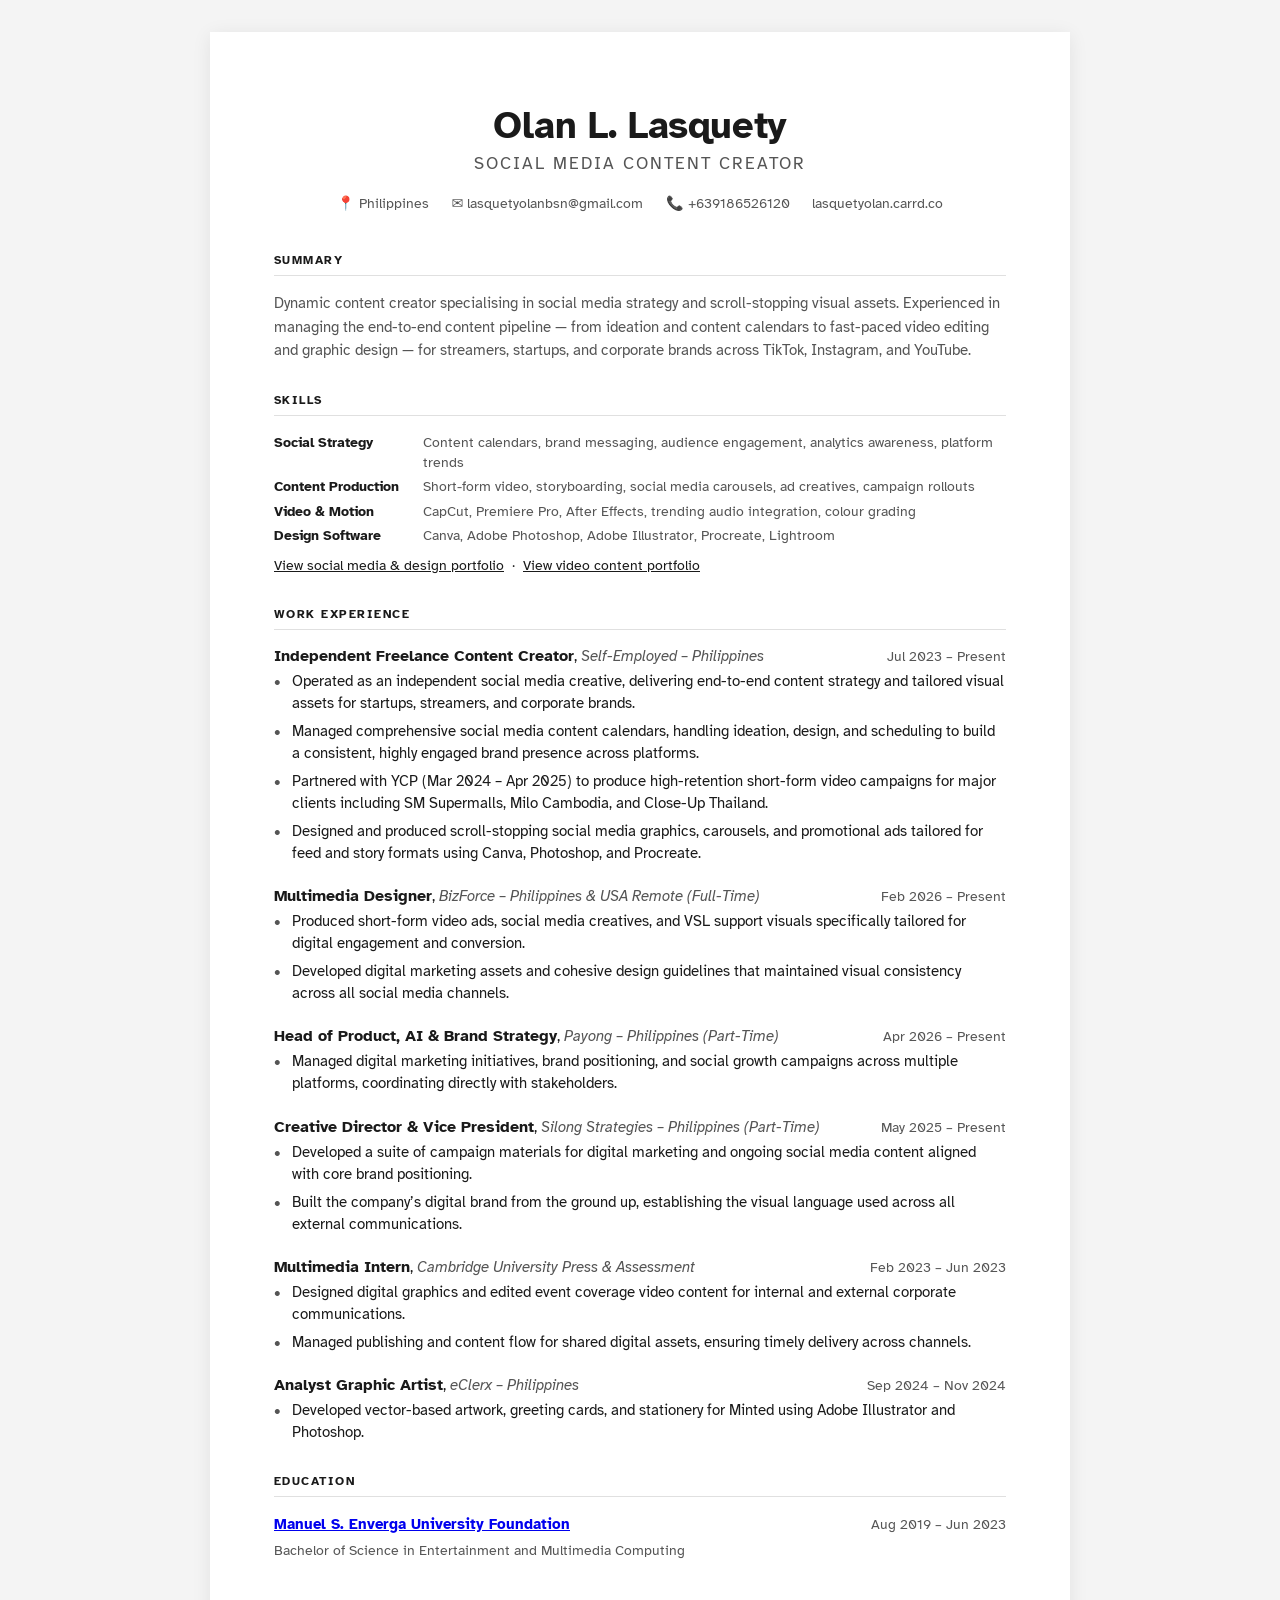
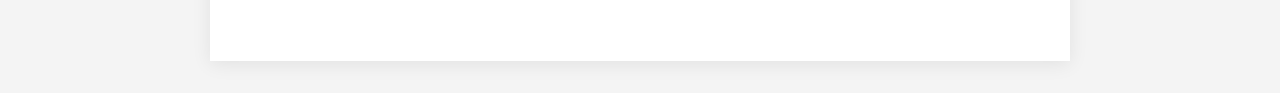
<file: social-media-content/index.html>
<!DOCTYPE html>
<html lang="en">
<head>
  <meta charset="UTF-8">
  <meta name="viewport" content="width=device-width, initial-scale=1.0">
  <title>Olan L. Lasquety &#8211; Social Media Content Creator</title>
  <meta name="description" content="Resume of Olan L. Lasquety, Social Media Content Creator specialising in digital strategy, short-form video, and scroll-stopping graphic assets.">
  <meta name="robots" content="noindex, nofollow">
  <link rel="preconnect" href="https://fonts.googleapis.com">
  <link rel="preconnect" href="https://fonts.gstatic.com" crossorigin>
  <link rel="stylesheet" href="../styles.css">
</head>
<body>
<div class="sheet">

  <header>
    <h1>Olan L. Lasquety</h1>
    <p class="role">Social Media Content Creator</p>
    <ul class="contact">
      <li>&#128205; Philippines</li>
      <li>&#9993; <a href="mailto:lasquetyolanbsn@gmail.com">lasquetyolanbsn@gmail.com</a></li>
      <li>&#128222; <a href="tel:+639186526120">+639186526120</a></li>
      <li><a href="https://lasquetyolan.carrd.co">lasquetyolan.carrd.co</a></li>
    </ul>
  </header>

  <section>
    <h2>Summary</h2>
    <p class="summary">Dynamic content creator specialising in social media strategy and scroll-stopping visual assets. Experienced in managing the end-to-end content pipeline &#8212; from ideation and content calendars to fast-paced video editing and graphic design &#8212; for streamers, startups, and corporate brands across TikTok, Instagram, and YouTube.</p>
  </section>

  <section>
    <h2>Skills</h2>
    <dl class="skill-grid">
      <dt>Social Strategy</dt>     <dd>Content calendars, brand messaging, audience engagement, analytics awareness, platform trends</dd>
      <dt>Content Production</dt>  <dd>Short-form video, storyboarding, social media carousels, ad creatives, campaign rollouts</dd>
      <dt>Video &amp; Motion</dt>  <dd>CapCut, Premiere Pro, After Effects, trending audio integration, colour grading</dd>
      <dt>Design Software</dt>     <dd>Canva, Adobe Photoshop, Adobe Illustrator, Procreate, Lightroom</dd>
    </dl>
    <p class="portfolio-link">
      <a href="https://lasquetyolan.carrd.co/#design">View social media &amp; design portfolio</a>
      &nbsp;&middot;&nbsp;
      <a href="https://lasquetyolan.carrd.co/#video">View video content portfolio</a>
    </p>
  </section>

  <section>
    <h2>Work Experience</h2>

    <div class="job">
      <div class="job-header">
        <span><span class="job-title">Independent Freelance Content Creator</span>, <span class="job-company">Self-Employed &#8211; Philippines</span></span>
        <span class="job-date">Jul 2023 &#8211; Present</span>
      </div>
      <ul class="job-list">
        <li>Operated as an independent social media creative, delivering end-to-end content strategy and tailored visual assets for startups, streamers, and corporate brands.</li>
        <li>Managed comprehensive social media content calendars, handling ideation, design, and scheduling to build a consistent, highly engaged brand presence across platforms.</li>
        <li>Partnered with YCP (Mar 2024 &#8211; Apr 2025) to produce high-retention short-form video campaigns for major clients including SM Supermalls, Milo Cambodia, and Close-Up Thailand.</li>
        <li>Designed and produced scroll-stopping social media graphics, carousels, and promotional ads tailored for feed and story formats using Canva, Photoshop, and Procreate.</li>
      </ul>
    </div>

    <div class="job">
      <div class="job-header">
        <span><span class="job-title">Multimedia Designer</span>, <span class="job-company">BizForce &#8211; Philippines &amp; USA Remote (Full-Time)</span></span>
        <span class="job-date">Feb 2026 &#8211; Present</span>
      </div>
      <ul class="job-list">
        <li>Produced short-form video ads, social media creatives, and VSL support visuals specifically tailored for digital engagement and conversion.</li>
        <li>Developed digital marketing assets and cohesive design guidelines that maintained visual consistency across all social media channels.</li>
      </ul>
    </div>

    <div class="job">
      <div class="job-header">
        <span><span class="job-title">Head of Product, AI &amp; Brand Strategy</span>, <span class="job-company">Payong &#8211; Philippines (Part-Time)</span></span>
        <span class="job-date">Apr 2026 &#8211; Present</span>
      </div>
      <ul class="job-list">
        <li>Managed digital marketing initiatives, brand positioning, and social growth campaigns across multiple platforms, coordinating directly with stakeholders.</li>
      </ul>
    </div>

    <div class="job">
      <div class="job-header">
        <span><span class="job-title">Creative Director &amp; Vice President</span>, <span class="job-company">Silong Strategies &#8211; Philippines (Part-Time)</span></span>
        <span class="job-date">May 2025 &#8211; Present</span>
      </div>
      <ul class="job-list">
        <li>Developed a suite of campaign materials for digital marketing and ongoing social media content aligned with core brand positioning.</li>
        <li>Built the company&#8217;s digital brand from the ground up, establishing the visual language used across all external communications.</li>
      </ul>
    </div>

    <div class="job">
      <div class="job-header">
        <span><span class="job-title">Multimedia Intern</span>, <span class="job-company">Cambridge University Press &amp; Assessment</span></span>
        <span class="job-date">Feb 2023 &#8211; Jun 2023</span>
      </div>
      <ul class="job-list">
        <li>Designed digital graphics and edited event coverage video content for internal and external corporate communications.</li>
        <li>Managed publishing and content flow for shared digital assets, ensuring timely delivery across channels.</li>
      </ul>
    </div>

    <div class="job">
      <div class="job-header">
        <span><span class="job-title">Analyst Graphic Artist</span>, <span class="job-company">eClerx &#8211; Philippines</span></span>
        <span class="job-date">Sep 2024 &#8211; Nov 2024</span>
      </div>
      <ul class="job-list">
        <li>Developed vector-based artwork, greeting cards, and stationery for Minted using Adobe Illustrator and Photoshop.</li>
      </ul>
    </div>

  </section>

  <section>
    <h2>Education</h2>
    <div class="edu-header">
      <span class="edu-school"><a href="https://mseuf.edu.ph">Manuel S. Enverga University Foundation</a></span>
      <span class="edu-date">Aug 2019 &#8211; Jun 2023</span>
    </div>
    <p class="edu-degree">Bachelor of Science in Entertainment and Multimedia Computing</p>
  </section>

</div>
</body>
</html>
</file>
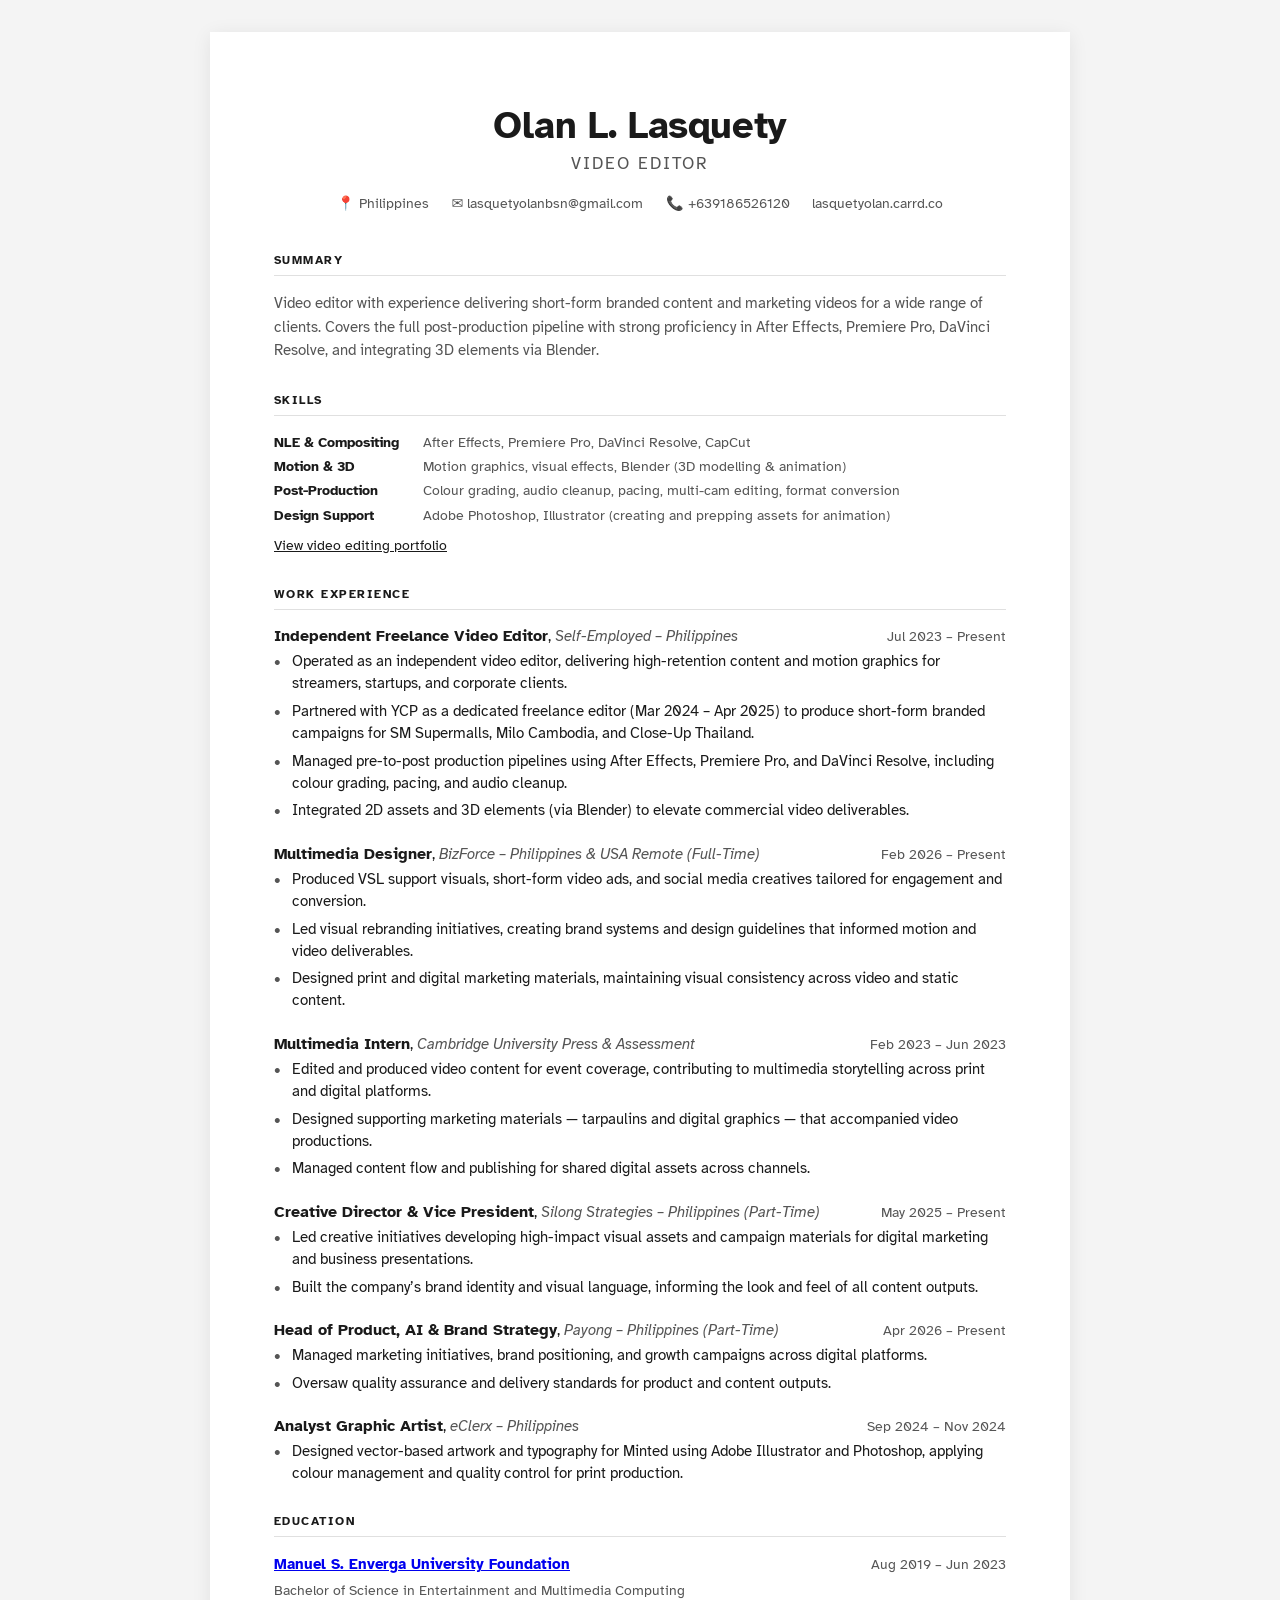
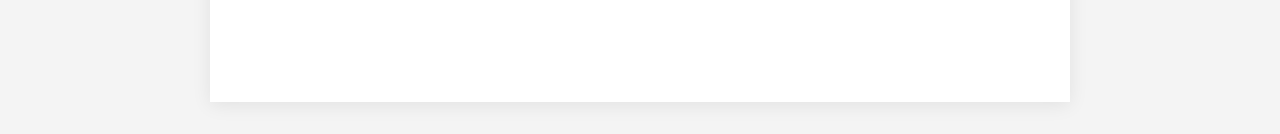
<file: video-editing/index.html>
<!DOCTYPE html>
<html lang="en">
<head>
  <meta charset="UTF-8">
  <meta name="viewport" content="width=device-width, initial-scale=1.0">
  <title>Olan L. Lasquety &#8211; Video Editor</title>
  <meta name="description" content="Resume of Olan L. Lasquety, Video Editor proficient in After Effects, Premiere Pro, and DaVinci Resolve.">
  <meta name="robots" content="noindex, nofollow">
  <link rel="preconnect" href="https://fonts.googleapis.com">
  <link rel="preconnect" href="https://fonts.gstatic.com" crossorigin>
  <link rel="stylesheet" href="../styles.css">
</head>
<body>
<div class="sheet">

  <header>
    <h1>Olan L. Lasquety</h1>
    <p class="role">Video Editor</p>
    <ul class="contact">
      <li>&#128205; Philippines</li>
      <li>&#9993; <a href="mailto:lasquetyolanbsn@gmail.com">lasquetyolanbsn@gmail.com</a></li>
      <li>&#128222; <a href="tel:+639186526120">+639186526120</a></li>
      <li><a href="https://lasquetyolan.carrd.co">lasquetyolan.carrd.co</a></li>
    </ul>
  </header>

  <section>
    <h2>Summary</h2>
    <p class="summary">Video editor with experience delivering short-form branded content and marketing videos for a wide range of clients. Covers the full post-production pipeline with strong proficiency in After Effects, Premiere Pro, DaVinci Resolve, and integrating 3D elements via Blender.</p>
  </section>

  <section>
    <h2>Skills</h2>
    <dl class="skill-grid">
      <dt>NLE &amp; Compositing</dt><dd>After Effects, Premiere Pro, DaVinci Resolve, CapCut</dd>
      <dt>Motion &amp; 3D</dt>       <dd>Motion graphics, visual effects, Blender (3D modelling &amp; animation)</dd>
      <dt>Post-Production</dt>   <dd>Colour grading, audio cleanup, pacing, multi-cam editing, format conversion</dd>
      <dt>Design Support</dt>    <dd>Adobe Photoshop, Illustrator (creating and prepping assets for animation)</dd>
    </dl>
    <p class="portfolio-link">
      <a href="https://lasquetyolan.carrd.co/#video">View video editing portfolio</a>
    </p>
  </section>

  <section>
    <h2>Work Experience</h2>

    <div class="job">
      <div class="job-header">
        <span><span class="job-title">Independent Freelance Video Editor</span>, <span class="job-company">Self-Employed &#8211; Philippines</span></span>
        <span class="job-date">Jul 2023 &#8211; Present</span>
      </div>
      <ul class="job-list">
        <li>Operated as an independent video editor, delivering high-retention content and motion graphics for streamers, startups, and corporate clients.</li>
        <li>Partnered with YCP as a dedicated freelance editor (Mar 2024 &#8211; Apr 2025) to produce short-form branded campaigns for SM Supermalls, Milo Cambodia, and Close-Up Thailand.</li>
        <li>Managed pre-to-post production pipelines using After Effects, Premiere Pro, and DaVinci Resolve, including colour grading, pacing, and audio cleanup.</li>
        <li>Integrated 2D assets and 3D elements (via Blender) to elevate commercial video deliverables.</li>
      </ul>
    </div>

    <div class="job">
      <div class="job-header">
        <span><span class="job-title">Multimedia Designer</span>, <span class="job-company">BizForce &#8211; Philippines &amp; USA Remote (Full-Time)</span></span>
        <span class="job-date">Feb 2026 &#8211; Present</span>
      </div>
      <ul class="job-list">
        <li>Produced VSL support visuals, short-form video ads, and social media creatives tailored for engagement and conversion.</li>
        <li>Led visual rebranding initiatives, creating brand systems and design guidelines that informed motion and video deliverables.</li>
        <li>Designed print and digital marketing materials, maintaining visual consistency across video and static content.</li>
      </ul>
    </div>

    <div class="job">
      <div class="job-header">
        <span><span class="job-title">Multimedia Intern</span>, <span class="job-company">Cambridge University Press &amp; Assessment</span></span>
        <span class="job-date">Feb 2023 &#8211; Jun 2023</span>
      </div>
      <ul class="job-list">
        <li>Edited and produced video content for event coverage, contributing to multimedia storytelling across print and digital platforms.</li>
        <li>Designed supporting marketing materials &#8212; tarpaulins and digital graphics &#8212; that accompanied video productions.</li>
        <li>Managed content flow and publishing for shared digital assets across channels.</li>
      </ul>
    </div>

    <div class="job">
      <div class="job-header">
        <span><span class="job-title">Creative Director &amp; Vice President</span>, <span class="job-company">Silong Strategies &#8211; Philippines (Part-Time)</span></span>
        <span class="job-date">May 2025 &#8211; Present</span>
      </div>
      <ul class="job-list">
        <li>Led creative initiatives developing high-impact visual assets and campaign materials for digital marketing and business presentations.</li>
        <li>Built the company&#8217;s brand identity and visual language, informing the look and feel of all content outputs.</li>
      </ul>
    </div>

    <div class="job">
      <div class="job-header">
        <span><span class="job-title">Head of Product, AI &amp; Brand Strategy</span>, <span class="job-company">Payong &#8211; Philippines (Part-Time)</span></span>
        <span class="job-date">Apr 2026 &#8211; Present</span>
      </div>
      <ul class="job-list">
        <li>Managed marketing initiatives, brand positioning, and growth campaigns across digital platforms.</li>
        <li>Oversaw quality assurance and delivery standards for product and content outputs.</li>
      </ul>
    </div>

    <div class="job">
      <div class="job-header">
        <span><span class="job-title">Analyst Graphic Artist</span>, <span class="job-company">eClerx &#8211; Philippines</span></span>
        <span class="job-date">Sep 2024 &#8211; Nov 2024</span>
      </div>
      <ul class="job-list">
        <li>Designed vector-based artwork and typography for Minted using Adobe Illustrator and Photoshop, applying colour management and quality control for print production.</li>
      </ul>
    </div>

  </section>

  <section>
    <h2>Education</h2>
    <div class="edu-header">
      <span class="edu-school"><a href="https://mseuf.edu.ph">Manuel S. Enverga University Foundation</a></span>
      <span class="edu-date">Aug 2019 &#8211; Jun 2023</span>
    </div>
    <p class="edu-degree">Bachelor of Science in Entertainment and Multimedia Computing</p>
  </section>

</div>
</body>
</html>
</file>
<file: styles.css>
@import url('https://fonts.googleapis.com/css2?family=Atkinson+Hyperlegible:ital,wght@0,400;0,700;1,400;1,700&display=swap');

:root {
    --bg: #f4f4f4;
    --paper: #ffffff;
    --ink: #1a1a1a;
    --muted: #555555;
    --accent: #1a1a1a;
    --rule: #e0e0e0;
}

*, *::before, *::after { box-sizing: border-box; margin: 0; padding: 0; }

body {
    background: var(--bg);
    font-family: 'Atkinson Hyperlegible', system-ui, -apple-system, sans-serif;
    color: var(--ink);
    line-height: 1.55;
    padding: 2rem 1rem;
    display: flex;
    justify-content: center;
    -webkit-font-smoothing: antialiased;
}

.sheet {
    background: var(--paper);
    width: 100%;
    max-width: 860px;
    padding: 4.5rem 4rem;
    box-shadow: 0 3px 18px rgba(0,0,0,.08);
}

/* ── Header ─────────────────────────────── */
header { text-align: center; margin-bottom: 2.25rem; }

h1 {
    font-size: 2.4rem;
    font-weight: 700;
    line-height: 1.15;
    letter-spacing: -0.01em;
    margin-bottom: 0.2rem;
}

.role {
    font-size: 1.05rem;
    font-weight: 400;
    color: var(--muted);
    text-transform: uppercase;
    letter-spacing: 0.12em;
    margin-bottom: 1rem;
}

.contact {
    display: flex;
    flex-wrap: wrap;
    justify-content: center;
    gap: 0.4rem 1.4rem;
    font-size: 0.88rem;
    color: var(--muted);
    list-style: none;
}
.contact a { color: inherit; text-decoration: none; }
.contact a:hover { text-decoration: underline; }

/* ── Sections ────────────────────────────── */
section { margin-bottom: 1.75rem; }

h2 {
    font-size: 0.78rem;
    font-weight: 700;
    text-transform: uppercase;
    letter-spacing: 0.12em;
    color: var(--accent);
    border-bottom: 1px solid var(--rule);
    padding-bottom: 0.3rem;
    margin-bottom: 1rem;
}

p.summary { color: var(--muted); font-size: 0.95rem; }

/* ── Skill grid ──────────────────────────── */
.skill-grid {
    display: grid;
    grid-template-columns: max-content 1fr;
    gap: 4px 1.5rem;
    font-size: 0.9rem;
    line-height: 1.4;
}
.skill-grid dt { font-weight: 700; color: var(--ink); white-space: nowrap; }
.skill-grid dd { color: var(--muted); margin: 0; }

/* ── Portfolio link ──────────────────────── */
.portfolio-link {
    margin-top: 0.65rem;
    font-size: 0.88rem;
}
.portfolio-link a { color: var(--ink); text-decoration: underline; }
.portfolio-link a:hover { color: var(--muted); }

/* ── Experience entries ──────────────────── */
.job { margin-bottom: 1.4rem; }
.job:last-child { margin-bottom: 0; }

.job-header {
    display: flex;
    justify-content: space-between;
    align-items: baseline;
    flex-wrap: wrap;
    gap: 0.2rem 1rem;
    margin-bottom: 0.2rem;
    line-height: 1.3;
}

.job-title  { font-weight: 700; font-size: 1rem; }
.job-company { font-style: italic; color: var(--muted); font-size: 0.95rem; }
.job-date   { font-size: 0.85rem; color: var(--muted); white-space: nowrap; }

.job-list {
    list-style: none;
    padding-left: 1.1rem;
}
.job-list li {
    position: relative;
    margin-bottom: 0.35rem;
    font-size: 0.92rem;
    line-height: 1.5;
}
.job-list li::before {
    content: "\2022";
    position: absolute;
    left: -1.1rem;
    color: var(--muted);
}

/* ── Education ───────────────────────────── */
.edu-header {
    display: flex;
    justify-content: space-between;
    align-items: baseline;
    flex-wrap: wrap;
    gap: 0.2rem 1rem;
    margin-bottom: 0.15rem;
}
.edu-school { font-weight: 700; font-size: 0.95rem; }
.edu-degree { font-size: 0.9rem; color: var(--muted); }
.edu-date   { font-size: 0.85rem; color: var(--muted); white-space: nowrap; }

/* ── Print ───────────────────────────────── */
@media print {
    @page { size: A4 portrait; margin: 0.5in; }
    body { background: white; padding: 0; display: block; }
    .sheet { box-shadow: none; padding: 0; max-width: 100%; }
}

/* ── Mobile ──────────────────────────────── */
@media (max-width: 600px) {
    body { padding: 0; }
    .sheet { padding: 2rem 1.4rem; box-shadow: none; }
    .job-header, .edu-header { flex-direction: column; }
    .skill-grid { grid-template-columns: 1fr; gap: 2px 0; }
    .skill-grid dt { margin-top: 0.5rem; }
    .skill-grid dt:first-child { margin-top: 0; }
}
</file>
